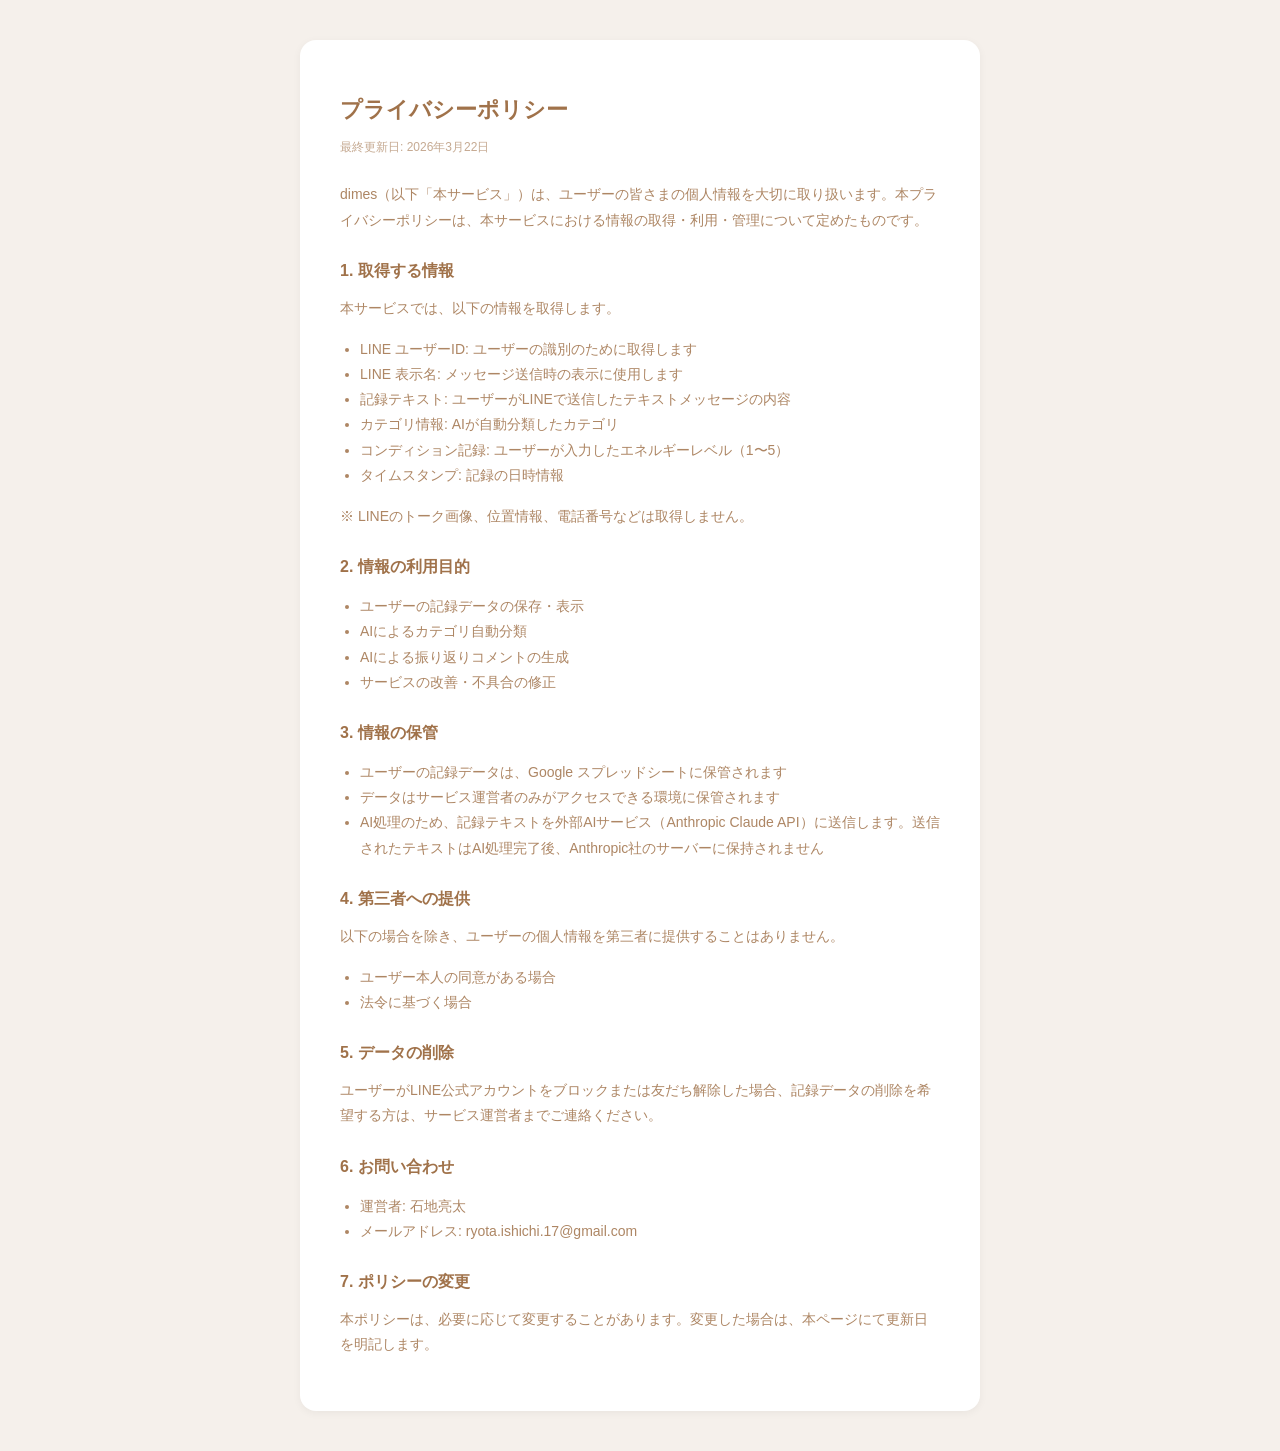
<file: privacy.html>
<!DOCTYPE html>
<html lang="ja">
<head>
  <meta charset="UTF-8" />
  <meta name="viewport" content="width=device-width, initial-scale=1.0" />
  <title>プライバシーポリシー - dimes</title>
  <style>
    body { font-family: 'Helvetica Neue', 'Hiragino Sans', sans-serif; background: #F5F0EB; color: #A0724A; margin: 0; padding: 40px 20px; }
    .container { max-width: 600px; margin: 0 auto; background: white; border-radius: 16px; padding: 40px; box-shadow: 0 2px 8px rgba(0,0,0,0.05); }
    h1 { font-size: 22px; margin-bottom: 4px; }
    h2 { font-size: 16px; margin-top: 28px; margin-bottom: 8px; }
    p, li { font-size: 14px; line-height: 1.8; opacity: 0.85; }
    ul { padding-left: 20px; }
    .date { font-size: 12px; opacity: 0.6; margin-bottom: 24px; }
    a { color: #8BA888; }
  </style>
</head>
<body>
  <div class="container">
    <h1>プライバシーポリシー</h1>
    <p class="date">最終更新日: 2026年3月22日</p>
    <p>dimes（以下「本サービス」）は、ユーザーの皆さまの個人情報を大切に取り扱います。本プライバシーポリシーは、本サービスにおける情報の取得・利用・管理について定めたものです。</p>

    <h2>1. 取得する情報</h2>
    <p>本サービスでは、以下の情報を取得します。</p>
    <ul>
      <li>LINE ユーザーID: ユーザーの識別のために取得します</li>
      <li>LINE 表示名: メッセージ送信時の表示に使用します</li>
      <li>記録テキスト: ユーザーがLINEで送信したテキストメッセージの内容</li>
      <li>カテゴリ情報: AIが自動分類したカテゴリ</li>
      <li>コンディション記録: ユーザーが入力したエネルギーレベル（1〜5）</li>
      <li>タイムスタンプ: 記録の日時情報</li>
    </ul>
    <p>※ LINEのトーク画像、位置情報、電話番号などは取得しません。</p>

    <h2>2. 情報の利用目的</h2>
    <ul>
      <li>ユーザーの記録データの保存・表示</li>
      <li>AIによるカテゴリ自動分類</li>
      <li>AIによる振り返りコメントの生成</li>
      <li>サービスの改善・不具合の修正</li>
    </ul>

    <h2>3. 情報の保管</h2>
    <ul>
      <li>ユーザーの記録データは、Google スプレッドシートに保管されます</li>
      <li>データはサービス運営者のみがアクセスできる環境に保管されます</li>
      <li>AI処理のため、記録テキストを外部AIサービス（Anthropic Claude API）に送信します。送信されたテキストはAI処理完了後、Anthropic社のサーバーに保持されません</li>
    </ul>

    <h2>4. 第三者への提供</h2>
    <p>以下の場合を除き、ユーザーの個人情報を第三者に提供することはありません。</p>
    <ul>
      <li>ユーザー本人の同意がある場合</li>
      <li>法令に基づく場合</li>
    </ul>

    <h2>5. データの削除</h2>
    <p>ユーザーがLINE公式アカウントをブロックまたは友だち解除した場合、記録データの削除を希望する方は、サービス運営者までご連絡ください。</p>

    <h2>6. お問い合わせ</h2>
    <ul>
      <li>運営者: 石地亮太</li>
      <li>メールアドレス: ryota.ishichi.17@gmail.com</li>
    </ul>

    <h2>7. ポリシーの変更</h2>
    <p>本ポリシーは、必要に応じて変更することがあります。変更した場合は、本ページにて更新日を明記します。</p>
  </div>
</body>
</html>
</file>
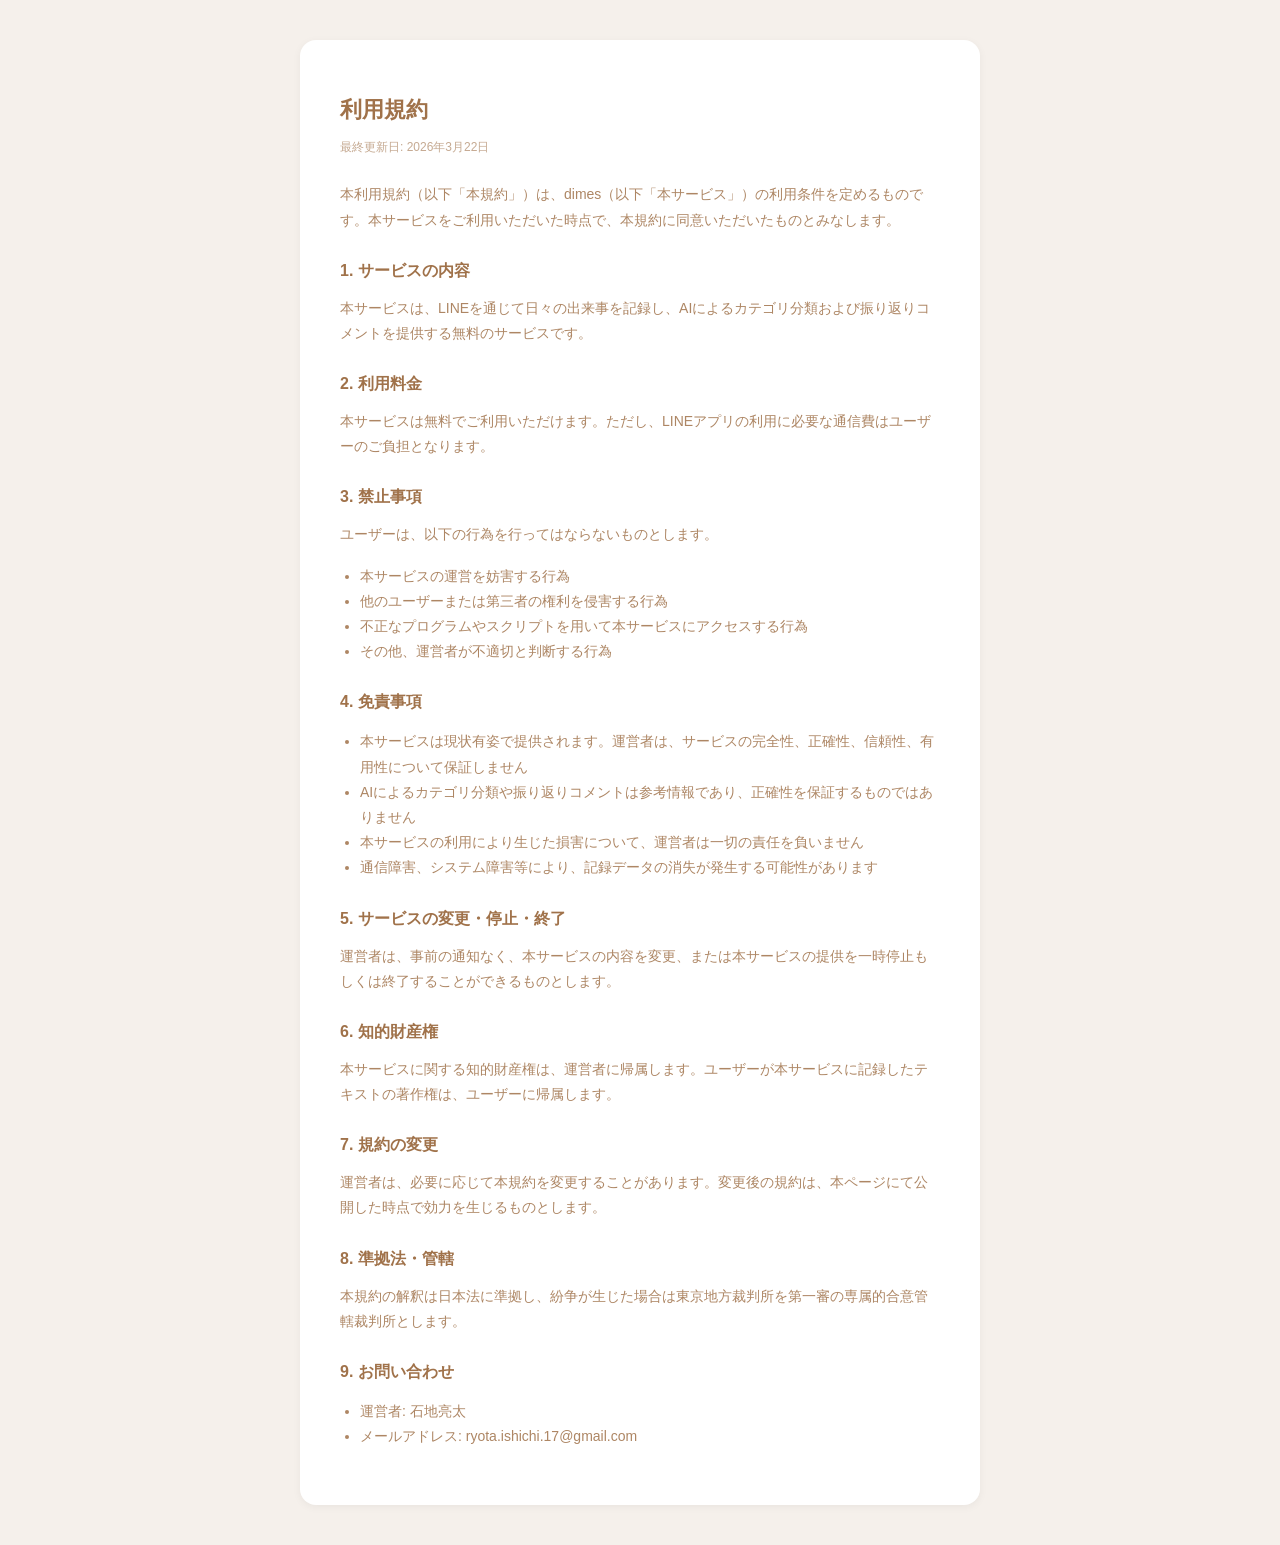
<file: terms.html>
<!DOCTYPE html>
<html lang="ja">
<head>
  <meta charset="UTF-8" />
  <meta name="viewport" content="width=device-width, initial-scale=1.0" />
  <title>利用規約 - dimes</title>
  <style>
    body { font-family: 'Helvetica Neue', 'Hiragino Sans', sans-serif; background: #F5F0EB; color: #A0724A; margin: 0; padding: 40px 20px; }
    .container { max-width: 600px; margin: 0 auto; background: white; border-radius: 16px; padding: 40px; box-shadow: 0 2px 8px rgba(0,0,0,0.05); }
    h1 { font-size: 22px; margin-bottom: 4px; }
    h2 { font-size: 16px; margin-top: 28px; margin-bottom: 8px; }
    p, li { font-size: 14px; line-height: 1.8; opacity: 0.85; }
    ul { padding-left: 20px; }
    .date { font-size: 12px; opacity: 0.6; margin-bottom: 24px; }
    a { color: #8BA888; }
  </style>
</head>
<body>
  <div class="container">
    <h1>利用規約</h1>
    <p class="date">最終更新日: 2026年3月22日</p>
    <p>本利用規約（以下「本規約」）は、dimes（以下「本サービス」）の利用条件を定めるものです。本サービスをご利用いただいた時点で、本規約に同意いただいたものとみなします。</p>

    <h2>1. サービスの内容</h2>
    <p>本サービスは、LINEを通じて日々の出来事を記録し、AIによるカテゴリ分類および振り返りコメントを提供する無料のサービスです。</p>

    <h2>2. 利用料金</h2>
    <p>本サービスは無料でご利用いただけます。ただし、LINEアプリの利用に必要な通信費はユーザーのご負担となります。</p>

    <h2>3. 禁止事項</h2>
    <p>ユーザーは、以下の行為を行ってはならないものとします。</p>
    <ul>
      <li>本サービスの運営を妨害する行為</li>
      <li>他のユーザーまたは第三者の権利を侵害する行為</li>
      <li>不正なプログラムやスクリプトを用いて本サービスにアクセスする行為</li>
      <li>その他、運営者が不適切と判断する行為</li>
    </ul>

    <h2>4. 免責事項</h2>
    <ul>
      <li>本サービスは現状有姿で提供されます。運営者は、サービスの完全性、正確性、信頼性、有用性について保証しません</li>
      <li>AIによるカテゴリ分類や振り返りコメントは参考情報であり、正確性を保証するものではありません</li>
      <li>本サービスの利用により生じた損害について、運営者は一切の責任を負いません</li>
      <li>通信障害、システム障害等により、記録データの消失が発生する可能性があります</li>
    </ul>

    <h2>5. サービスの変更・停止・終了</h2>
    <p>運営者は、事前の通知なく、本サービスの内容を変更、または本サービスの提供を一時停止もしくは終了することができるものとします。</p>

    <h2>6. 知的財産権</h2>
    <p>本サービスに関する知的財産権は、運営者に帰属します。ユーザーが本サービスに記録したテキストの著作権は、ユーザーに帰属します。</p>

    <h2>7. 規約の変更</h2>
    <p>運営者は、必要に応じて本規約を変更することがあります。変更後の規約は、本ページにて公開した時点で効力を生じるものとします。</p>

    <h2>8. 準拠法・管轄</h2>
    <p>本規約の解釈は日本法に準拠し、紛争が生じた場合は東京地方裁判所を第一審の専属的合意管轄裁判所とします。</p>

    <h2>9. お問い合わせ</h2>
    <ul>
      <li>運営者: 石地亮太</li>
      <li>メールアドレス: ryota.ishichi.17@gmail.com</li>
    </ul>
  </div>
</body>
</html>
</file>
